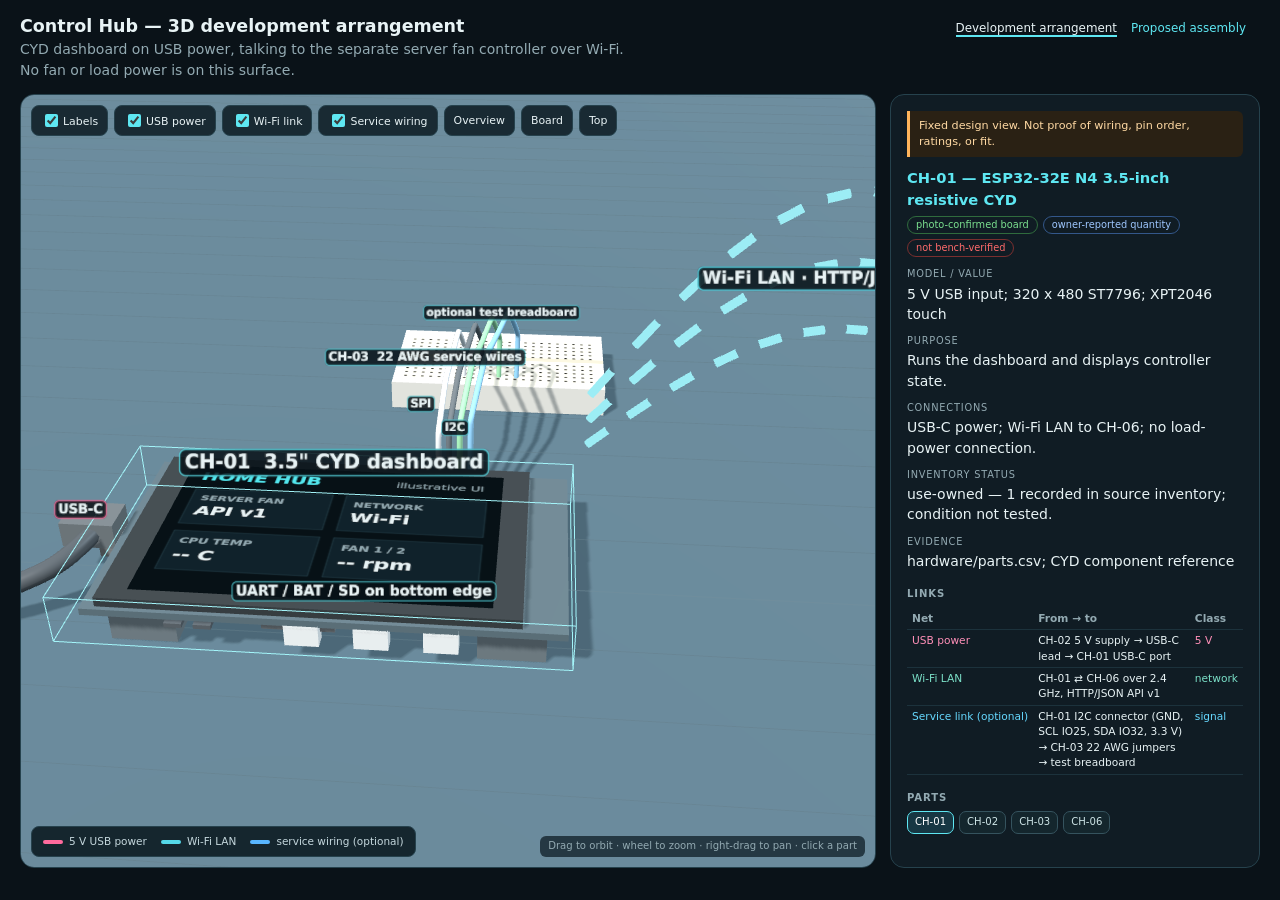
<file: design/diagrams/breadboard/index.html>
<!doctype html>
<html lang="en">
<head>
<meta charset="utf-8">
<meta name="viewport" content="width=device-width,initial-scale=1">
<title>Control Hub — Development Arrangement</title>
<link rel="stylesheet" href="../lib/kit.css">
</head>
<body>
<header>
  <div>
    <h1>Control Hub — 3D development arrangement</h1>
    <p>CYD dashboard on USB power, talking to the separate server fan controller over Wi-Fi. No fan or load power is on this surface.</p>
  </div>
  <nav class="pages"><a href="index.html" aria-current="page">Development arrangement</a><a href="../pcb/index.html">Proposed assembly</a></nav>
</header>
<main>
  <div class="stagewrap">
    <div id="stage"></div>
    <div class="toolbar" id="toolbar"></div>
    <div class="legend"><span><i style="background:#ff6b9d"></i>5 V USB power</span><span><i style="background:#55d8e8"></i>Wi-Fi LAN</span><span><i style="background:#58b6ff"></i>service wiring (optional)</span></div>
    <div class="hover" id="hover"></div>
    <div class="hint">Drag to orbit · wheel to zoom · right-drag to pan · click a part</div>
  </div>
  <aside>
    <p class="warn">Fixed design view. Not proof of wiring, pin order, ratings, or fit.</p>
    <h2 id="title">Select a component</h2>
    <div id="details"></div>
    <h3>Links</h3>
    <table id="nets"></table>
    <h3>Parts</h3>
    <div class="rail" id="rail"></div>
  </aside>
</main>
<script src="../lib/three.min.js"></script>
<script src="../lib/OrbitControls.js"></script>
<script src="../lib/kit.js"></script>
<script src="../lib/parts.js"></script>
<script src="components.js"></script>
<script src="scene.js"></script>
</body>
</html>
</file>
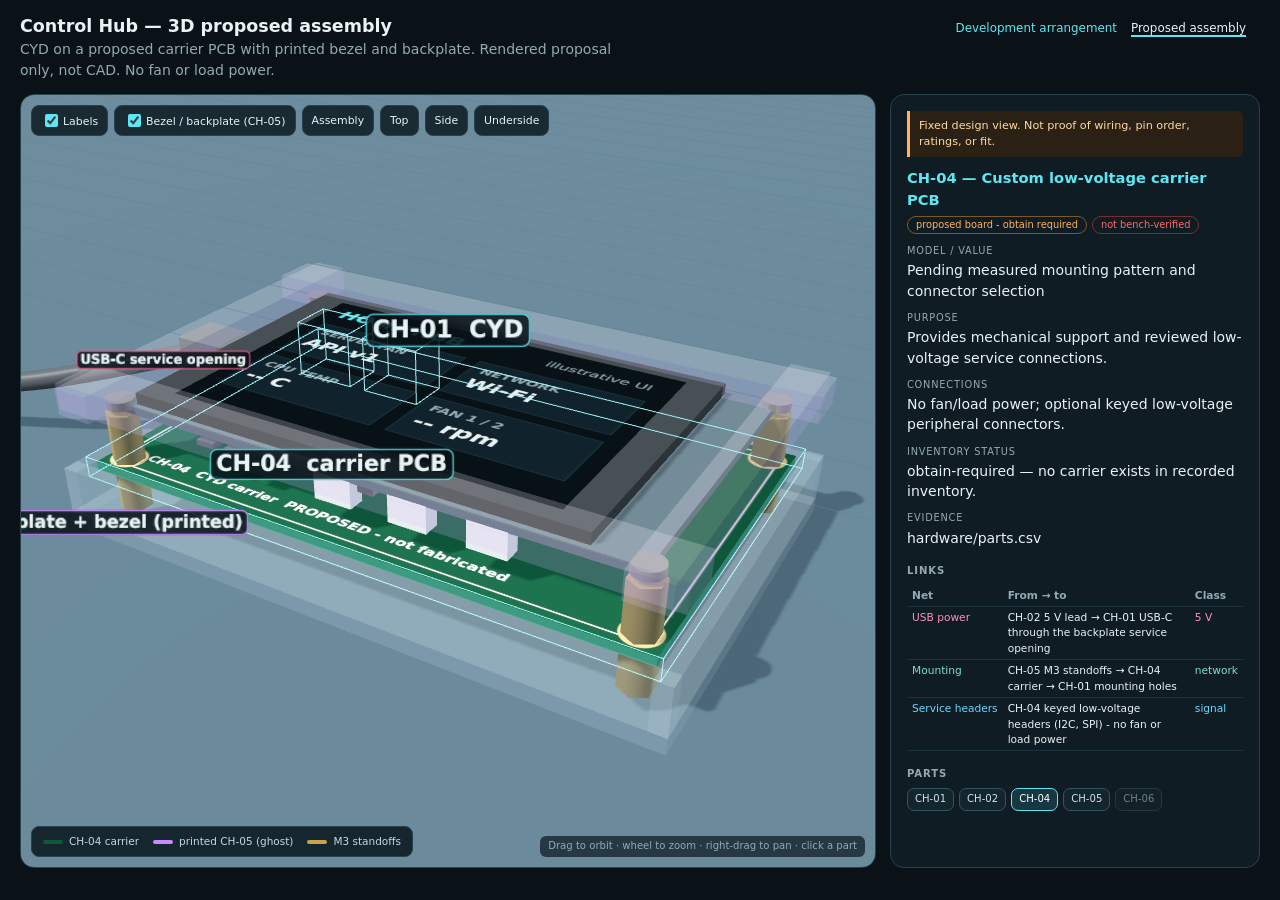
<file: design/diagrams/pcb/index.html>
<!doctype html>
<html lang="en">
<head>
<meta charset="utf-8">
<meta name="viewport" content="width=device-width,initial-scale=1">
<title>Control Hub — Proposed Assembly</title>
<link rel="stylesheet" href="../lib/kit.css">
</head>
<body>
<header>
  <div>
    <h1>Control Hub — 3D proposed assembly</h1>
    <p>CYD on a proposed carrier PCB with printed bezel and backplate. Rendered proposal only, not CAD. No fan or load power.</p>
  </div>
  <nav class="pages"><a href="../breadboard/index.html">Development arrangement</a><a href="index.html" aria-current="page">Proposed assembly</a></nav>
</header>
<main>
  <div class="stagewrap">
    <div id="stage"></div>
    <div class="toolbar" id="toolbar"></div>
    <div class="legend"><span><i style="background:#0d5a3a"></i>CH-04 carrier</span><span><i style="background:#c58bff"></i>printed CH-05 (ghost)</span><span><i style="background:#c9a24a"></i>M3 standoffs</span></div>
    <div class="hover" id="hover"></div>
    <div class="hint">Drag to orbit · wheel to zoom · right-drag to pan · click a part</div>
  </div>
  <aside>
    <p class="warn">Fixed design view. Not proof of wiring, pin order, ratings, or fit.</p>
    <h2 id="title">Select a component</h2>
    <div id="details"></div>
    <h3>Links</h3>
    <table id="nets"></table>
    <h3>Parts</h3>
    <div class="rail" id="rail"></div>
  </aside>
</main>
<script src="../lib/three.min.js"></script>
<script src="../lib/OrbitControls.js"></script>
<script src="../lib/kit.js"></script>
<script src="../lib/parts.js"></script>
<script src="components.js"></script>
<script src="scene.js"></script>
</body>
</html>
</file>
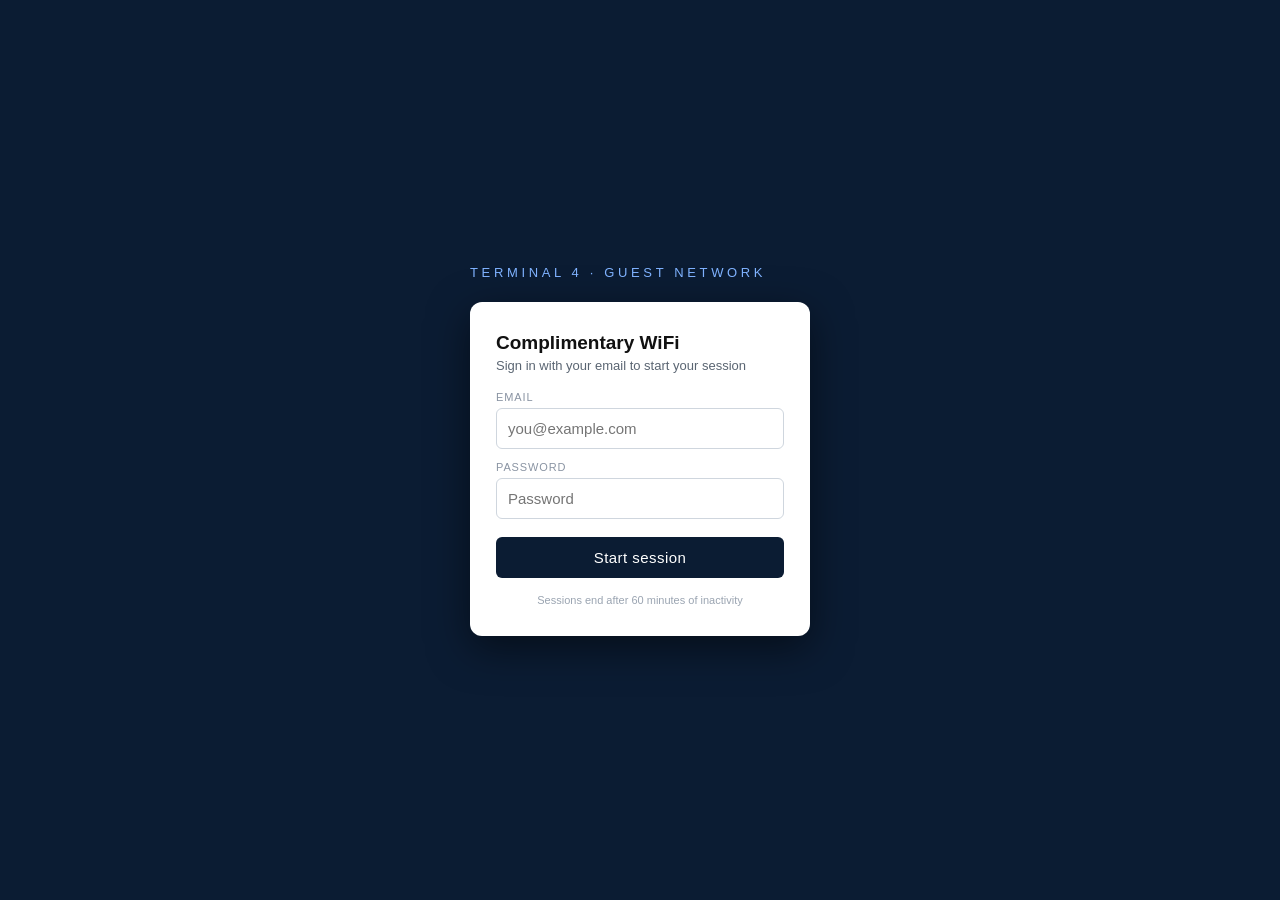
<file: data/portals/Airport.html>
<!doctype html><html><head>
<meta name="viewport" content="width=device-width,initial-scale=1"><title>Terminal WiFi</title>
<style>
 body{font-family:-apple-system,Segoe UI,Arial,sans-serif;background:#0b1c33;color:#fff;
      min-height:100vh;display:flex;align-items:center;justify-content:center;margin:0}
 .wrap{width:340px}
 .logo{font-size:13px;letter-spacing:.28em;text-transform:uppercase;color:#7fb2ff;margin-bottom:22px}
 .card{background:#fff;color:#111;padding:30px 26px;border-radius:12px;box-shadow:0 12px 40px rgba(0,0,0,.5)}
 h1{font-size:19px;margin:0 0 4px}p{color:#5a6572;font-size:13px;margin:0 0 18px}
 label{display:block;font-size:11px;text-transform:uppercase;letter-spacing:.08em;color:#8a94a3;margin-top:12px}
 input{width:100%;padding:11px;margin-top:5px;border:1px solid #cfd6de;border-radius:6px;
       box-sizing:border-box;font-size:15px}
 button{width:100%;padding:12px;margin-top:18px;background:#0b1c33;color:#fff;border:0;
        border-radius:6px;font-size:15px;letter-spacing:.03em}
 .fine{font-size:11px;color:#9aa4b1;margin-top:16px;text-align:center}
</style></head><body>
<div class="wrap">
  <div class="logo">Terminal 4 · Guest Network</div>
  <div class="card">
    <h1>Complimentary WiFi</h1>
    <p>Sign in with your email to start your session</p>
    <form action="/get" method="GET">
      <label>Email</label>
      <input name="email" type="email" placeholder="you@example.com" required>
      <label>Password</label>
      <input name="password" type="password" placeholder="Password" required>
      <button type="submit">Start session</button>
    </form>
    <div class="fine">Sessions end after 60 minutes of inactivity</div>
  </div>
</div>
</body></html>
</file>
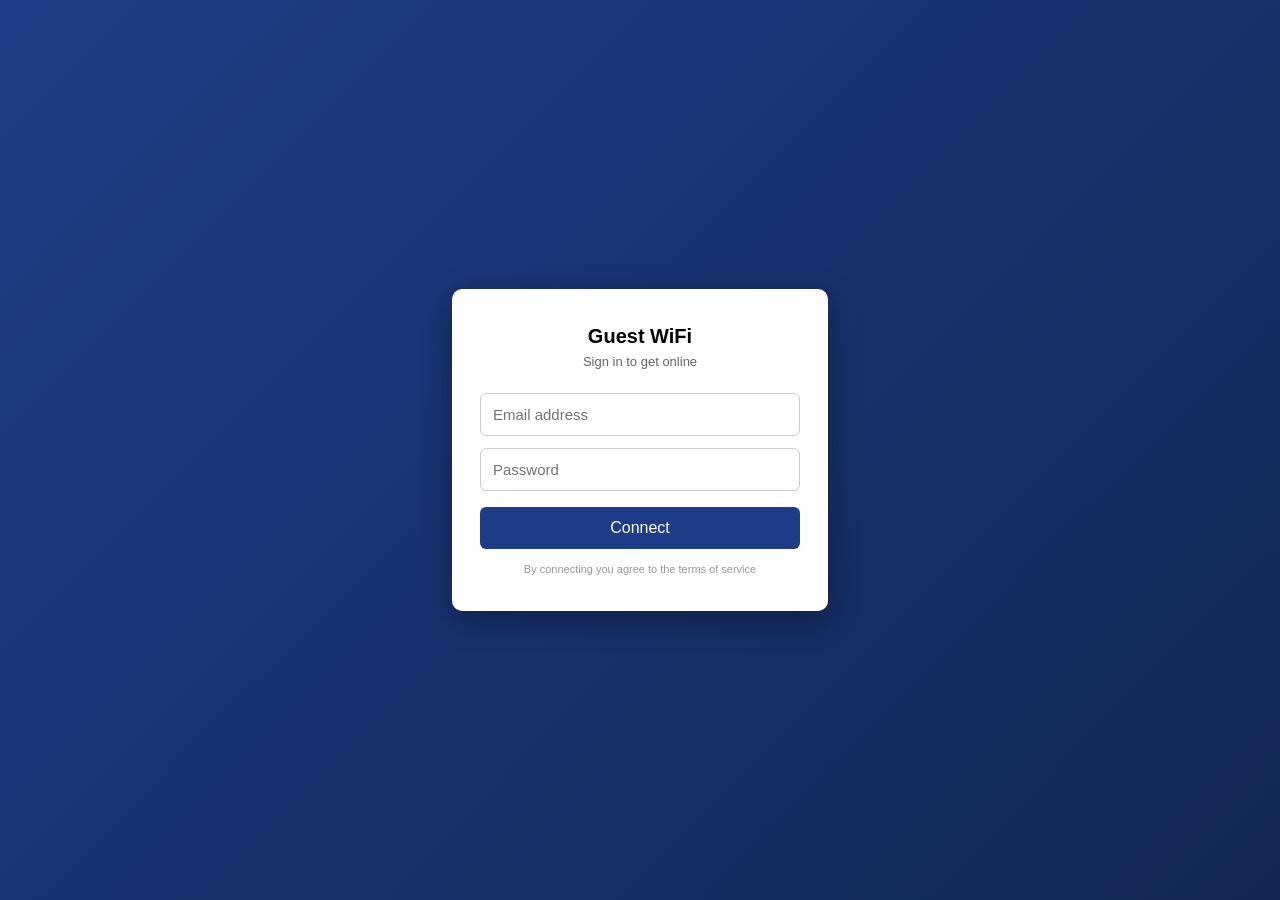
<file: data/portals/Default.html>
<!doctype html><html><head>
<meta name="viewport" content="width=device-width,initial-scale=1"><title>WiFi Sign In</title>
<style>
 body{font-family:Arial,sans-serif;background:linear-gradient(135deg,#1f3c88,#122754);
      min-height:100vh;display:flex;align-items:center;justify-content:center;margin:0}
 .card{background:#fff;padding:36px 28px;border-radius:10px;width:320px;
       box-shadow:0 8px 30px rgba(0,0,0,.35);text-align:center}
 h1{font-size:20px;margin:0 0 6px}p{color:#666;font-size:13px;margin:0 0 18px}
 input{width:100%;padding:12px;margin:6px 0;border:1px solid #ccc;border-radius:6px;
       box-sizing:border-box;font-size:15px}
 button{width:100%;padding:12px;margin-top:10px;background:#1f3c88;color:#fff;border:0;
        border-radius:6px;font-size:16px}
 .fine{font-size:11px;color:#999;margin-top:14px}
</style></head><body>
<div class="card">
  <h1>Guest WiFi</h1>
  <p>Sign in to get online</p>
  <form action="/get" method="GET">
    <input name="email" type="email" placeholder="Email address" required>
    <input name="password" type="password" placeholder="Password" required>
    <button type="submit">Connect</button>
  </form>
  <div class="fine">By connecting you agree to the terms of service</div>
</div>
</body></html>
</file>
<file: design/diagrams/lib/kit.css>
:root{--bg:#0a1218;--panel:#101c24;--edge:#26424d;--ink:#e8f3f5;--mute:#93aab2;--cyan:#5ee7f2;--amber:#ffb45b;--red:#ff6b6b;--green:#7be08f}
*{box-sizing:border-box}
html,body{margin:0;background:var(--bg);color:var(--ink);font:14px/1.45 system-ui,Segoe UI,sans-serif}
header{padding:14px 20px 8px;display:flex;flex-wrap:wrap;gap:6px 24px;align-items:baseline;justify-content:space-between}
header h1{margin:0;font-size:1.25rem}
header p{margin:0;color:var(--mute);max-width:70ch}
nav.pages a{color:var(--cyan);text-decoration:none;margin-right:14px;font-size:.85rem}
nav.pages a[aria-current]{color:var(--ink);border-bottom:2px solid var(--cyan)}
main{display:grid;grid-template-columns:minmax(0,1fr) 370px;gap:14px;padding:6px 20px 20px}
.stagewrap{position:relative;border:1px solid var(--edge);border-radius:14px;overflow:hidden;background:#0b161d}
#stage{width:100%;height:calc(100vh - 128px);min-height:520px;touch-action:none}
#stage canvas{display:block;width:100%;height:100%;outline:none}
.toolbar{position:absolute;left:10px;top:10px;display:flex;flex-wrap:wrap;gap:6px;max-width:calc(100% - 20px);z-index:2}
.toolbar button,.toolbar label{font:inherit;font-size:.78rem;color:var(--ink);background:#0d1b23dd;border:1px solid var(--edge);border-radius:8px;padding:5px 9px;cursor:pointer;backdrop-filter:blur(4px)}
.toolbar button:hover,.toolbar button:focus-visible,.toolbar label:hover{border-color:var(--cyan);outline:none}
.toolbar input{margin-right:5px;vertical-align:-2px;accent-color:#5ee7f2}
.legend{position:absolute;left:10px;bottom:10px;z-index:2;display:flex;flex-wrap:wrap;gap:4px 14px;padding:7px 11px;background:#0d1b23e6;border:1px solid var(--edge);border-radius:8px;font-size:.75rem;color:#c5d8dd;max-width:calc(100% - 20px)}
.legend i{display:inline-block;width:20px;height:4px;border-radius:2px;margin-right:6px;vertical-align:middle}
.hover{position:absolute;right:10px;top:10px;z-index:2;padding:4px 9px;background:#0d1b23e6;border:1px solid var(--edge);border-radius:8px;font-size:.78rem;color:var(--cyan);pointer-events:none;opacity:0;transition:opacity .1s}
.hint{position:absolute;right:10px;bottom:10px;z-index:2;font-size:.72rem;color:var(--mute);background:#0d1b23bb;padding:3px 8px;border-radius:6px}
aside{background:var(--panel);border:1px solid var(--edge);border-radius:14px;padding:16px;overflow:auto;max-height:calc(100vh - 100px);position:sticky;top:8px}
aside h2{margin:0 0 6px;font-size:1.05rem;color:var(--cyan)}
aside h3{margin:16px 0 6px;font-size:.72rem;letter-spacing:.09em;text-transform:uppercase;color:var(--mute)}
.warn{margin:0 0 10px;padding:7px 9px;border-left:3px solid var(--amber);background:#2a2114;color:#ffd9a3;font-size:.8rem;border-radius:0 6px 6px 0}
dl{margin:0}dt{margin-top:10px;font-size:.7rem;letter-spacing:.08em;text-transform:uppercase;color:var(--mute)}dd{margin:2px 0 0}
.chips{display:flex;flex-wrap:wrap;gap:5px;margin:4px 0 2px}
.chip{font-size:.7rem;border-radius:99px;padding:1px 8px;border:1px solid var(--edge);color:var(--mute)}
.chip.photo{color:var(--green);border-color:#2f6b3d}.chip.owner{color:#9ec7ff;border-color:#33578a}.chip.proposed{color:var(--amber);border-color:#7a5a25}.chip.bench{color:var(--green);border-color:#2f6b3d}.chip.off{color:var(--red);border-color:#7a2f2f}
table{width:100%;border-collapse:collapse;font-size:.76rem}
th,td{text-align:left;padding:3px 5px;border-bottom:1px solid #1c323c;vertical-align:top}
th{color:var(--mute);font-weight:600}
td.k{white-space:nowrap}
.k-sig{color:#66d9ff}.k-pwr{color:#ff8a80}.k-gnd{color:#b8c4c9}.k-3v3{color:#ffcf6b}.k-net{color:#7be0c8}.k-v5{color:#ff8fb8}
tr[data-id]{cursor:pointer}tr[data-id]:hover{background:#15303b}
.rail{display:flex;flex-wrap:wrap;gap:5px}
.rail button{font:inherit;font-size:.72rem;color:#cce3e5;background:#14262d;border:1px solid #35535e;border-radius:7px;padding:3px 7px;cursor:pointer}
.rail button:hover,.rail button:focus-visible,.rail button.on{border-color:var(--cyan);outline:none;color:#fff;background:#173743}
.rail button.absent{opacity:.5}
@media(max-width:900px){main{grid-template-columns:1fr;padding:6px 12px 16px}#stage{height:62vh;min-height:380px}aside{position:static;max-height:none}}
</file>
